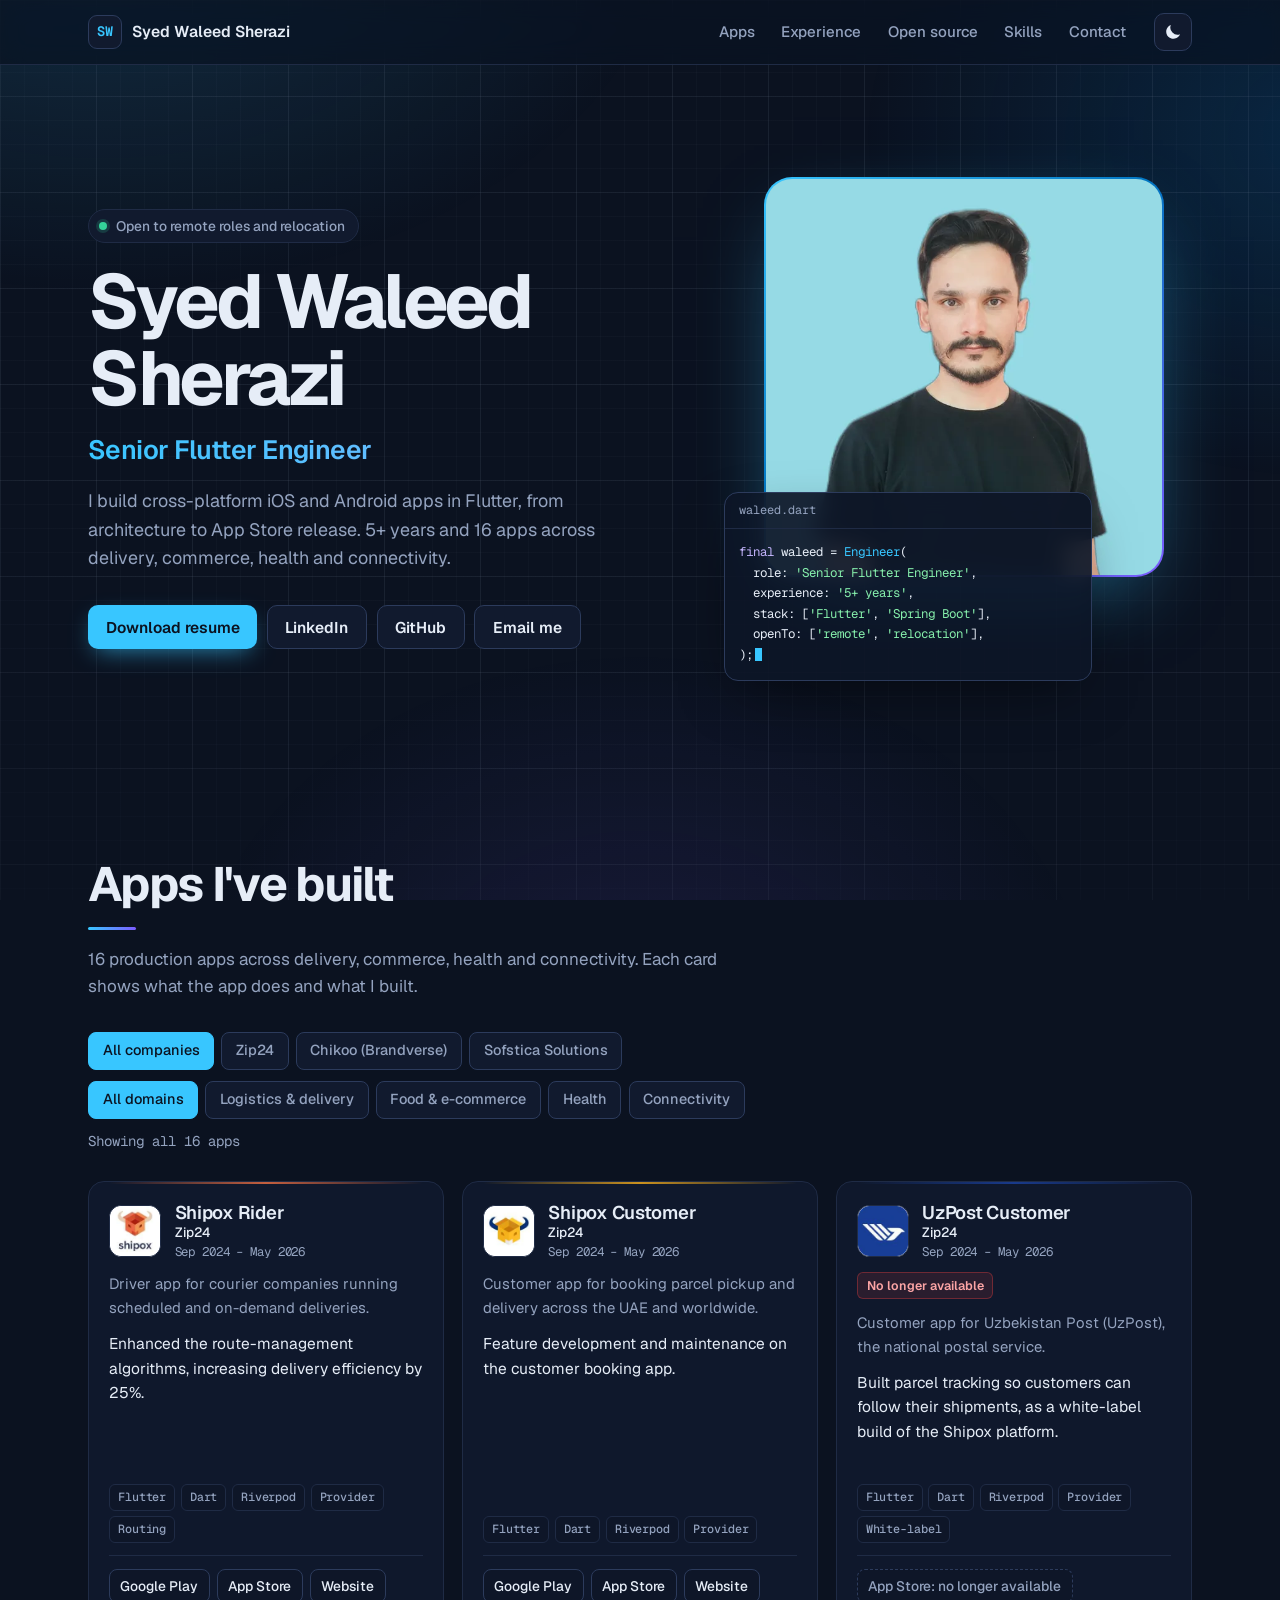
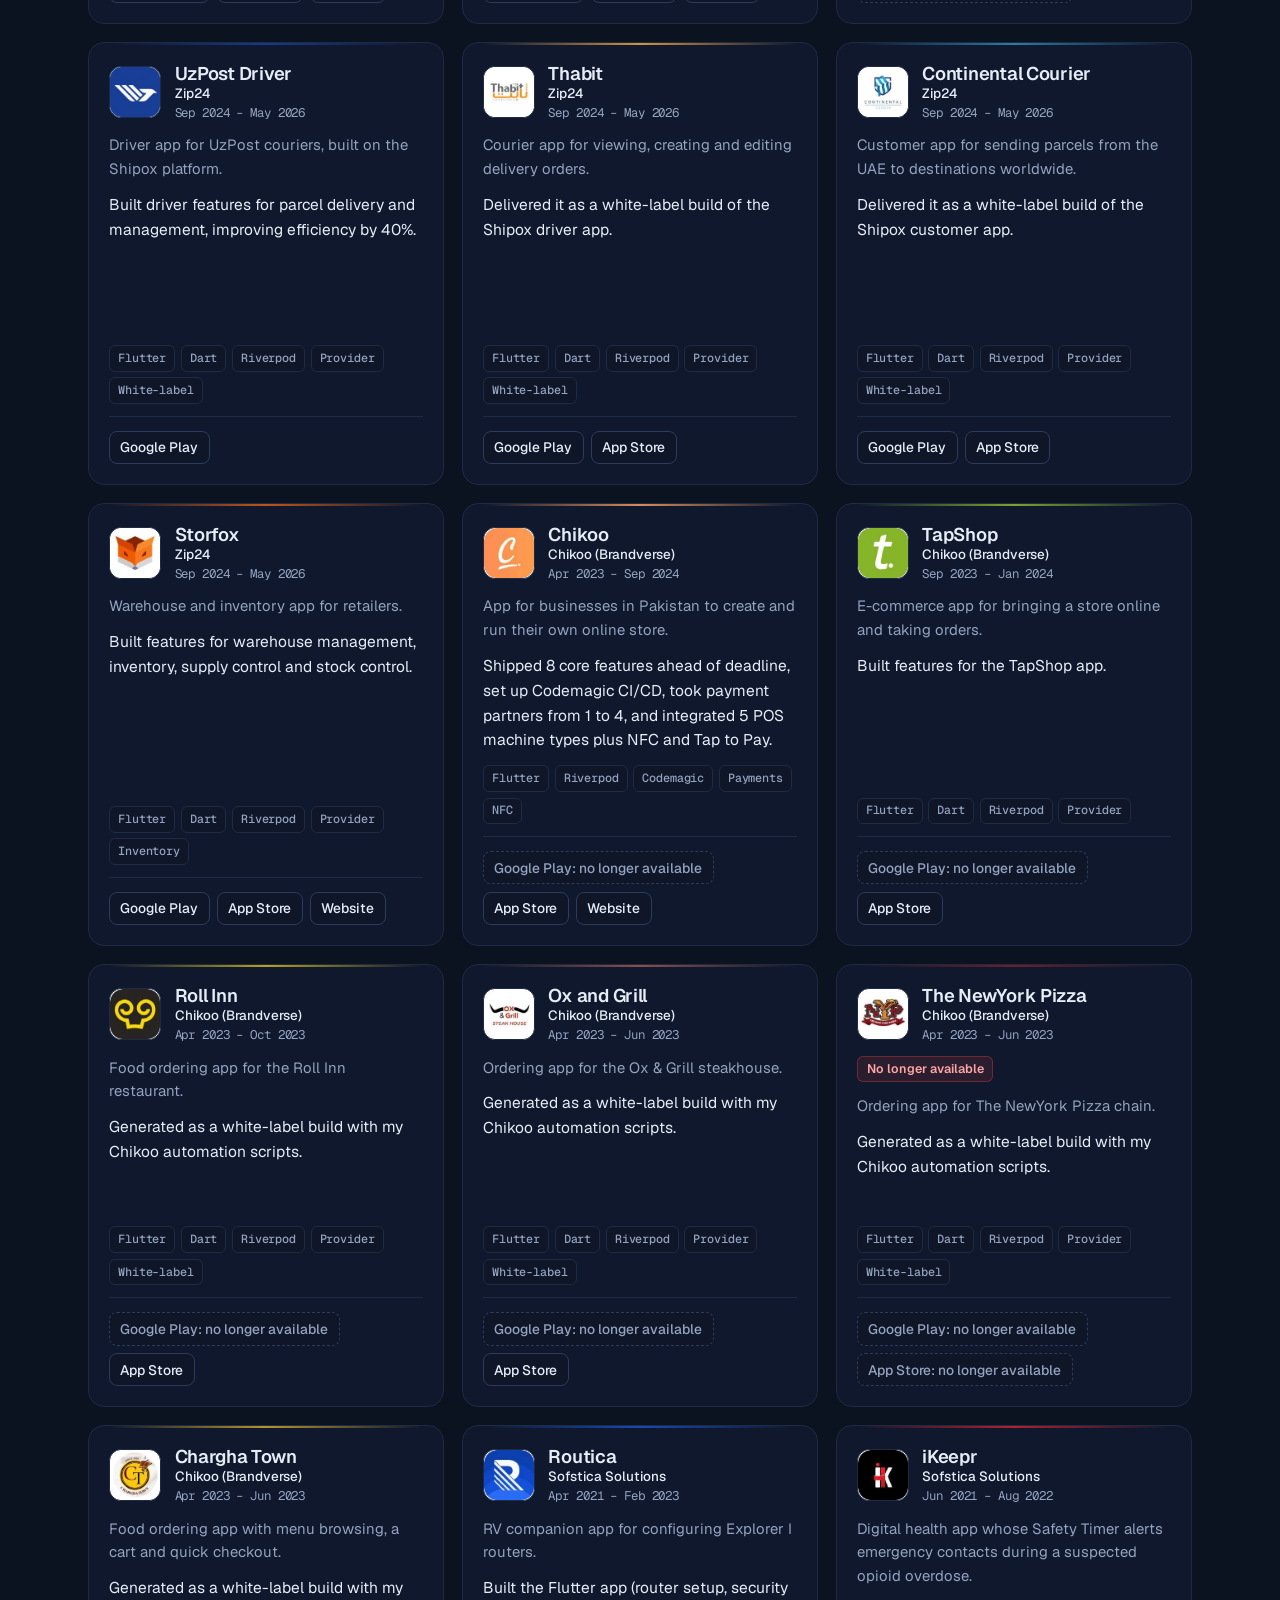
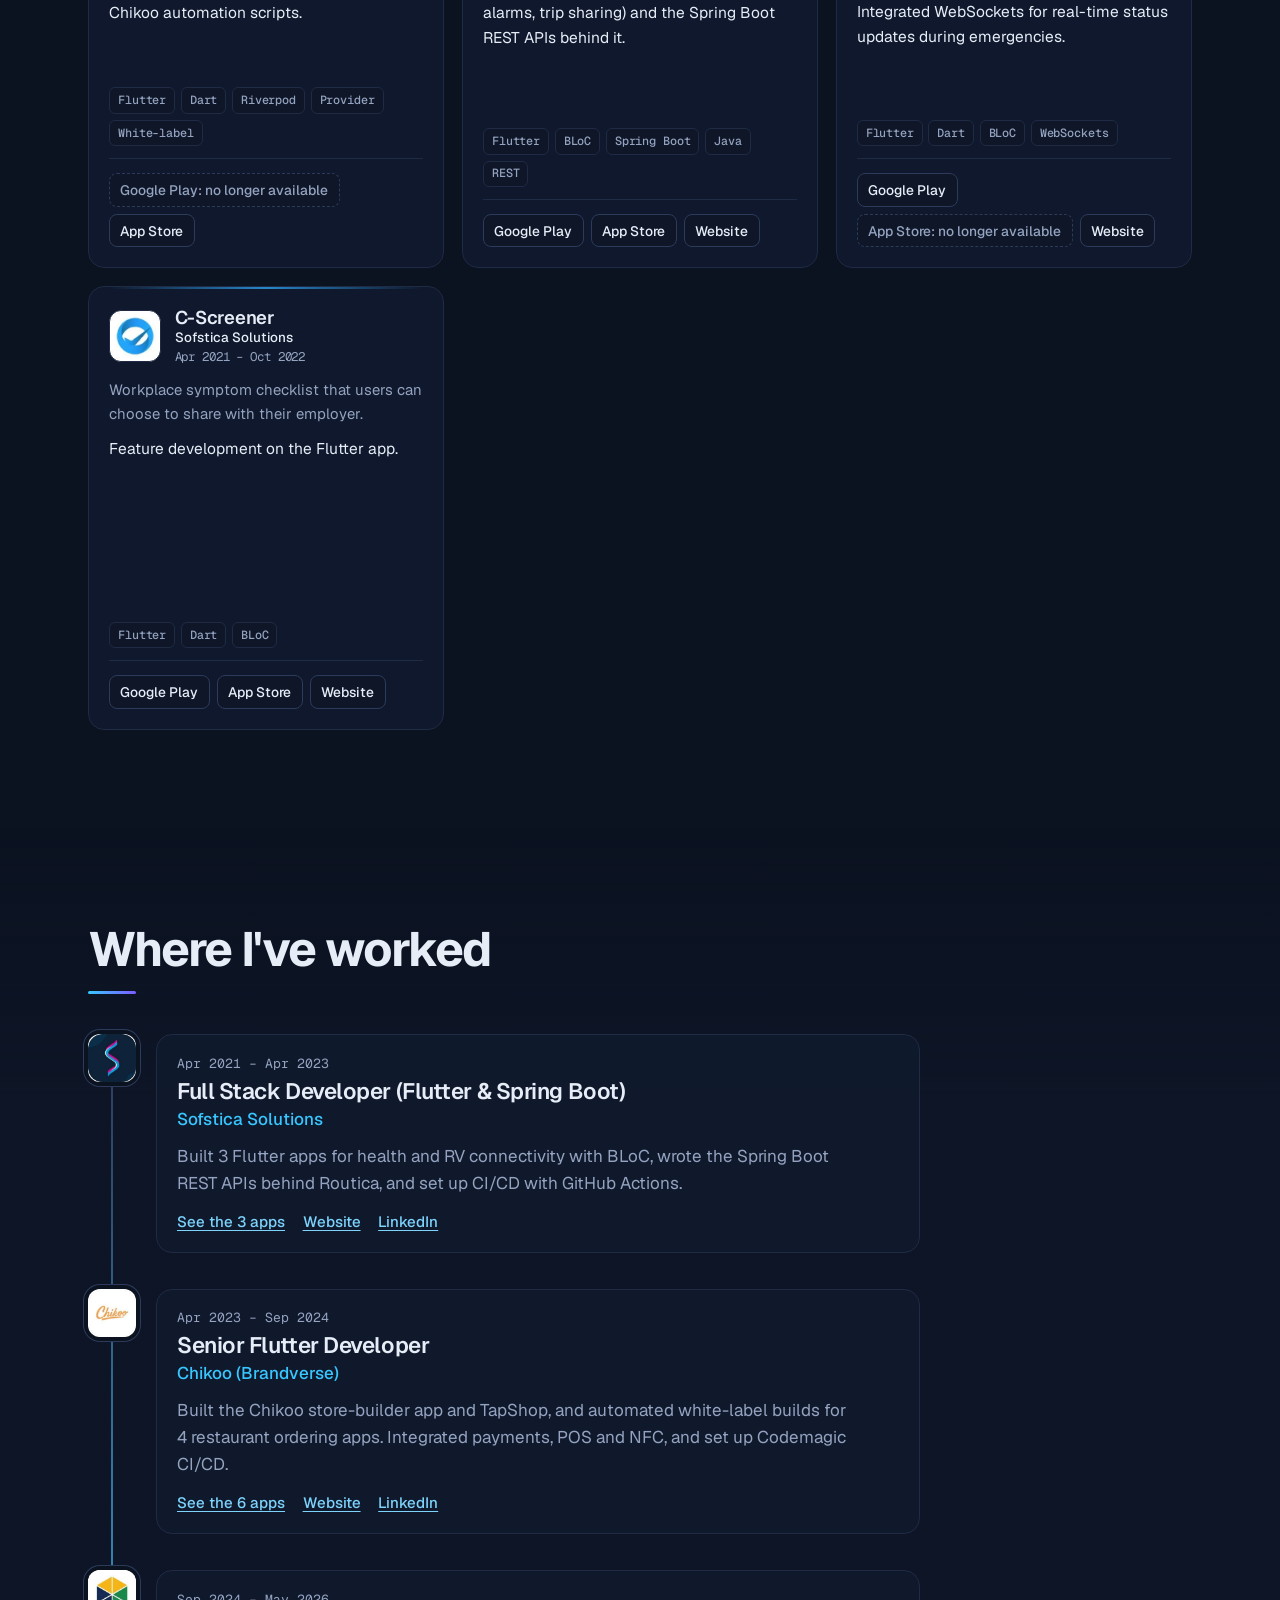
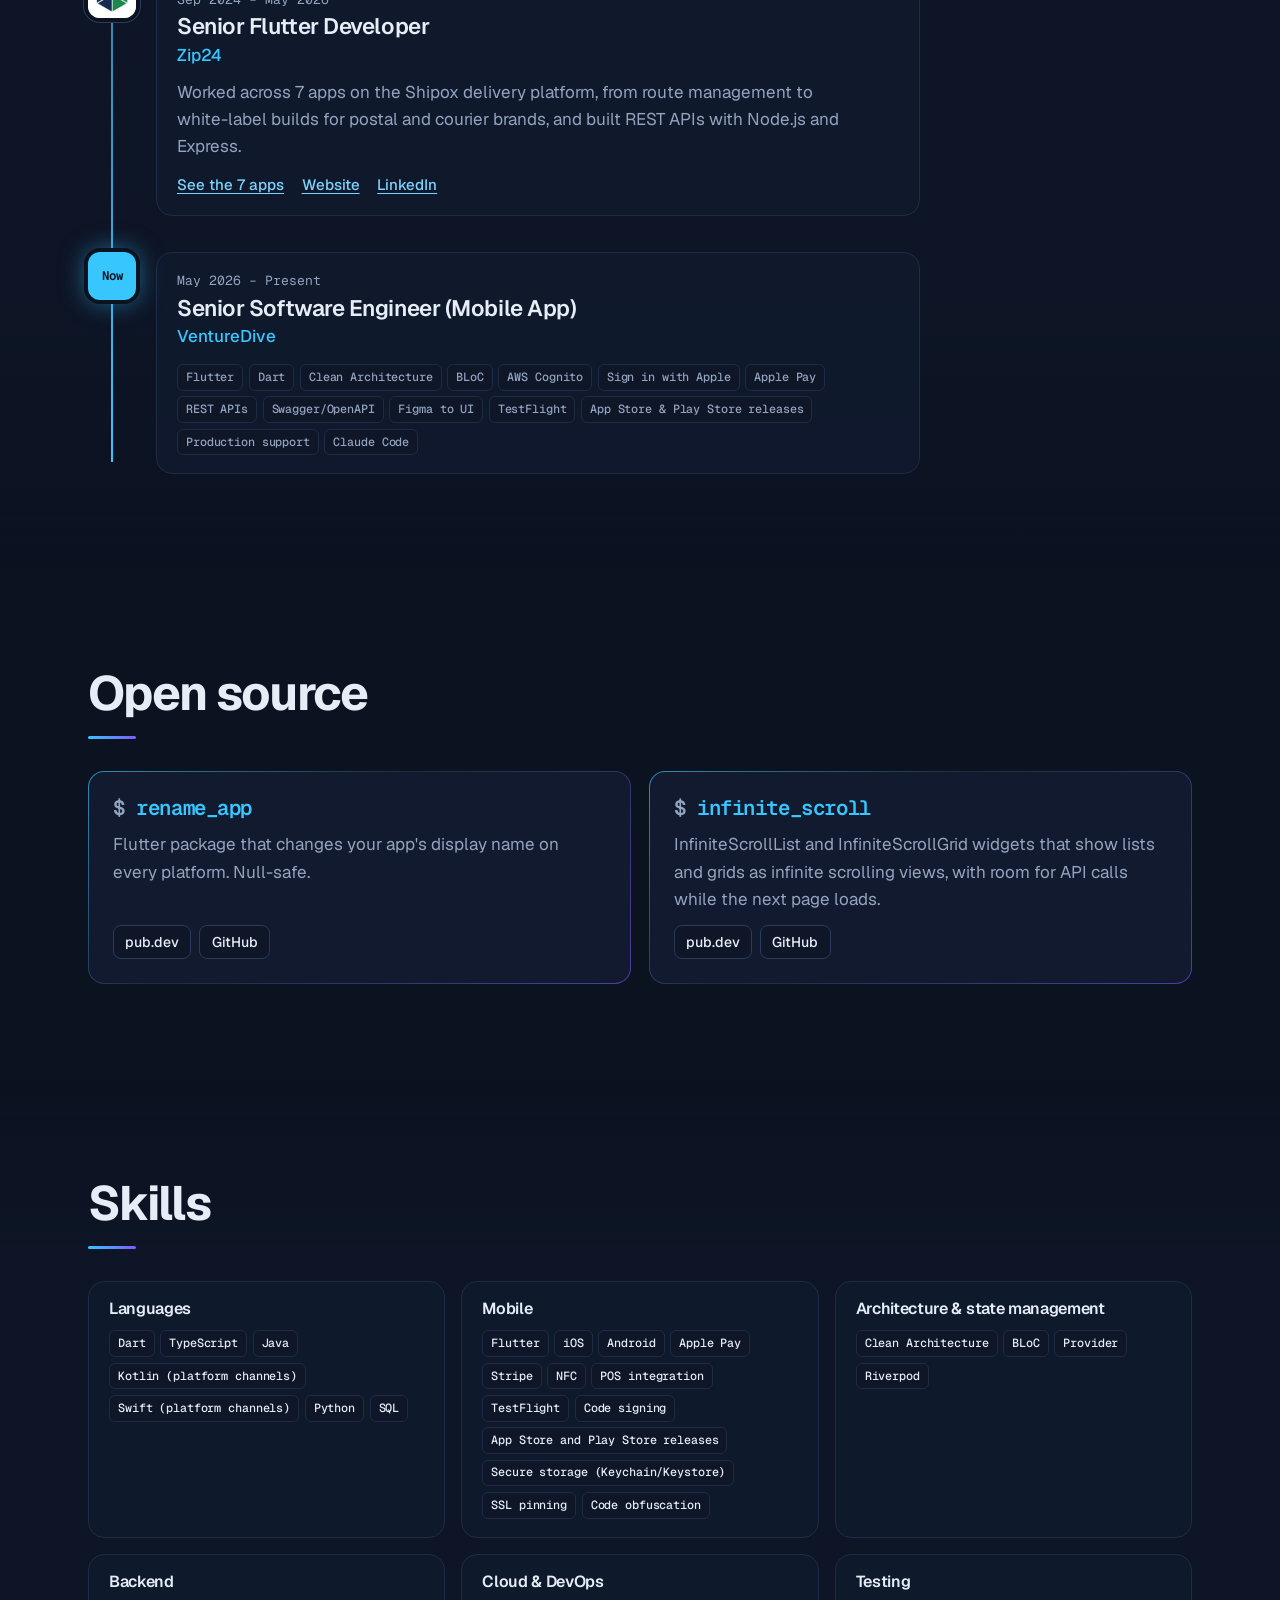
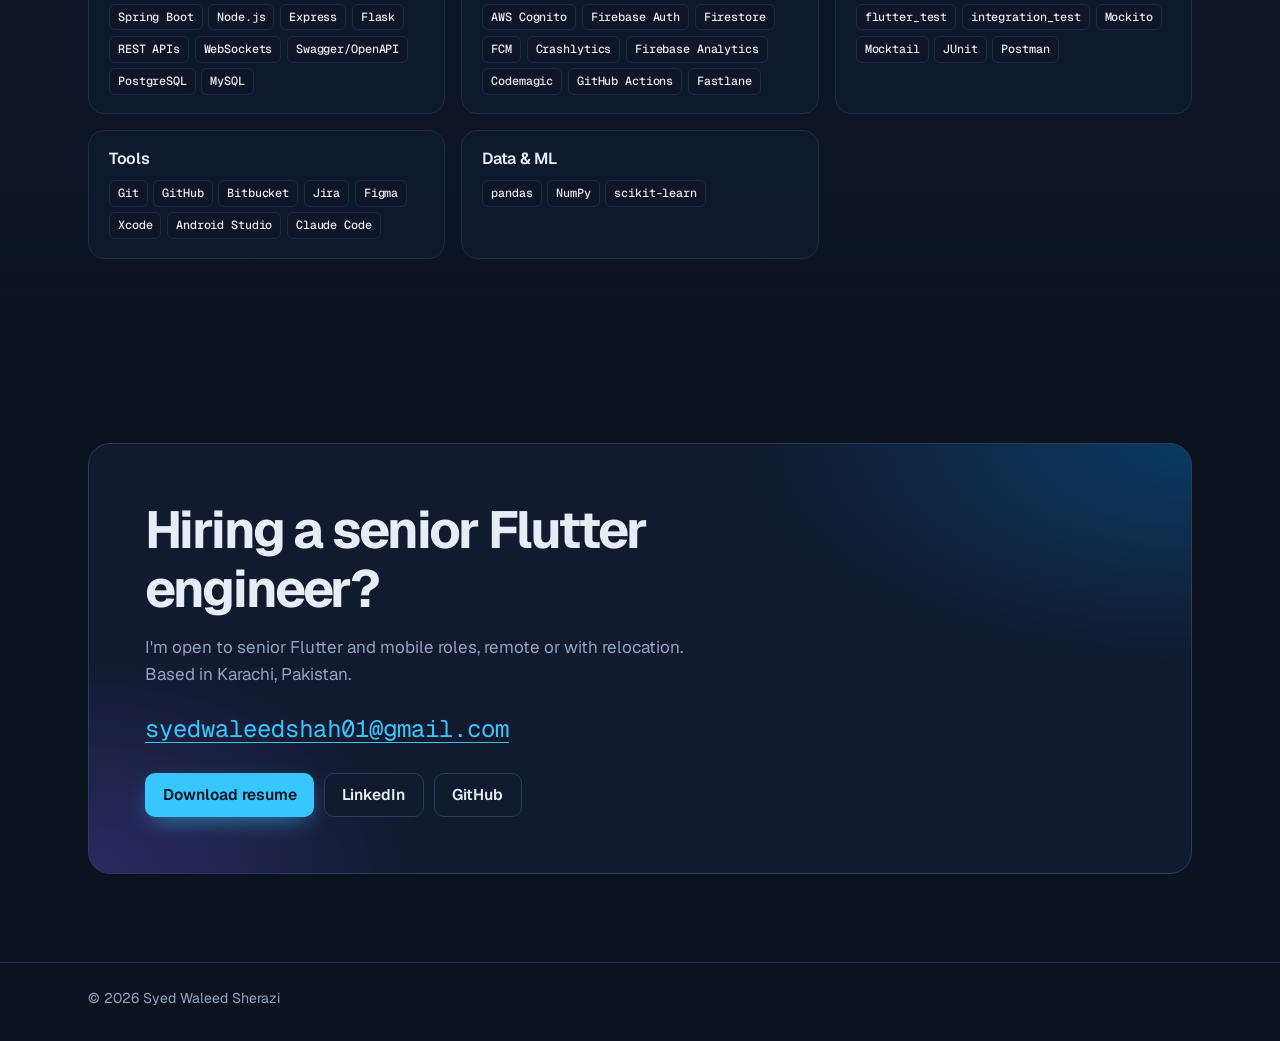
<file: index.html>
<!doctype html>
<html lang="en">
<head>
<meta charset="utf-8">
<meta name="viewport" content="width=device-width, initial-scale=1">
<title>Syed Waleed Sherazi | Senior Flutter Engineer</title>
<meta name="description" content="Senior Flutter engineer with 5+ years building cross-platform iOS and Android apps. 16 apps across delivery, e-commerce, health and connectivity, plus open-source Flutter packages.">
<link rel="canonical" href="https://syed-waleed-shah.github.io/">
<meta name="author" content="Syed Waleed Sherazi">
<meta name="theme-color" content="#0B1220">
<meta property="og:type" content="profile">
<meta property="og:title" content="Syed Waleed Sherazi | Senior Flutter Engineer">
<meta property="og:description" content="Senior Flutter engineer with 5+ years building cross-platform iOS and Android apps. 16 apps across delivery, e-commerce, health and connectivity, plus open-source Flutter packages.">
<meta property="og:url" content="https://syed-waleed-shah.github.io/">
<meta property="og:image" content="https://syed-waleed-shah.github.io/assets/img/og-image.png">
<meta property="og:image:width" content="1200">
<meta property="og:image:height" content="630">
<meta property="og:image:alt" content="Syed Waleed Sherazi, Senior Flutter Engineer, with icons of apps he has worked on">
<meta property="profile:first_name" content="Syed Waleed">
<meta property="profile:last_name" content="Sherazi">
<meta name="twitter:card" content="summary_large_image">
<meta name="twitter:title" content="Syed Waleed Sherazi | Senior Flutter Engineer">
<meta name="twitter:description" content="Senior Flutter engineer with 5+ years building cross-platform iOS and Android apps. 16 apps across delivery, e-commerce, health and connectivity, plus open-source Flutter packages.">
<meta name="twitter:image" content="https://syed-waleed-shah.github.io/assets/img/og-image.png">
<link rel="icon" href="favicon.ico" sizes="any">
<link rel="icon" type="image/png" sizes="32x32" href="assets/img/favicon-32.png">
<link rel="apple-touch-icon" href="apple-touch-icon.png">
<link rel="manifest" href="site.webmanifest">
<link rel="preload" href="assets/fonts/geist.woff2" as="font" type="font/woff2" crossorigin>
<link rel="stylesheet" href="assets/css/style.css">
<script>(function(){var d=document.documentElement,t='dark';d.classList.add('js');try{var v=localStorage.getItem('theme');if(v==='light'||v==='dark')t=v;}catch(e){}d.setAttribute('data-theme',t);})();</script>
<script src="assets/js/main.js" defer></script>
<script type="application/ld+json">{"@context": "https://schema.org", "@type": "Person", "name": "Syed Waleed Sherazi", "jobTitle": "Senior Software Engineer (Mobile App)", "worksFor": {"@type": "Organization", "name": "VentureDive"}, "url": "https://syed-waleed-shah.github.io/", "image": "https://syed-waleed-shah.github.io/assets/img/og-image.png", "email": "mailto:syedwaleedshah01@gmail.com", "address": {"@type": "PostalAddress", "addressLocality": "Karachi", "addressRegion": "Sindh", "addressCountry": "PK"}, "alumniOf": [{"@type": "CollegeOrUniversity", "name": "NED University of Engineering and Technology"}, {"@type": "CollegeOrUniversity", "name": "Karachi Institute of Economics and Technology"}], "knowsAbout": ["Flutter", "Dart", "iOS development", "Android development", "Clean Architecture", "BLoC", "Riverpod", "Spring Boot", "Node.js", "Firebase", "CI/CD"], "sameAs": ["https://www.linkedin.com/in/syed-waleed-shah/", "https://github.com/Syed-Waleed-Shah"]}</script>
</head>
<body>
<a class="skip" href="#main">Skip to content</a>
<header class="nav">
  <div class="wrap nav__inner">
    <a class="nav__brand" href="#top" aria-label="Syed Waleed Sherazi, back to top"><span class="nav__mark" aria-hidden="true">SW</span><span class="nav__name">Syed Waleed Sherazi</span></a>
    <nav aria-label="Sections">
      <ul class="nav__links">
        <li><a href="#work">Apps</a></li>
        <li><a href="#experience">Experience</a></li>
        <li><a href="#open-source">Open source</a></li>
        <li><a href="#skills">Skills</a></li>
        <li><a href="#contact">Contact</a></li>
      </ul>
    </nav>
    <button type="button" class="theme" aria-label="Switch to dark theme">
      <svg class="theme__sun" viewBox="0 0 24 24" width="20" height="20" aria-hidden="true"><circle cx="12" cy="12" r="4.5" fill="currentColor"/><g stroke="currentColor" stroke-width="2" stroke-linecap="round"><path d="M12 2v2.5M12 19.5V22M2 12h2.5M19.5 12H22M4.9 4.9l1.8 1.8M17.3 17.3l1.8 1.8M4.9 19.1l1.8-1.8M17.3 6.7l1.8-1.8"/></g></svg>
      <svg class="theme__moon" viewBox="0 0 24 24" width="20" height="20" aria-hidden="true"><path fill="currentColor" d="M20.5 14.6A8.6 8.6 0 0 1 9.4 3.5a8.6 8.6 0 1 0 11.1 11.1z"/></svg>
    </button>
  </div>
</header>

<main id="main">
  <section class="hero" id="top" aria-labelledby="hero-name">
    <div class="wrap hero__inner">
      <div class="hero__text">
        <p class="hero__status"><span class="hero__dot" aria-hidden="true"></span>Open to remote roles and relocation</p>
        <h1 class="hero__name" id="hero-name">Syed Waleed Sherazi</h1>
        <p class="hero__title">Senior Flutter Engineer</p>
        <p class="hero__pitch">I build cross-platform iOS and Android apps in Flutter, from architecture to App Store release. 5+ years and 16 apps across delivery, commerce, health and connectivity.</p>
        <p class="hero__cta">
          <a class="btn btn--primary" href="assets/Syed-Waleed-Sherazi-Resume.pdf" download>Download resume</a>
          <a class="btn btn--ghost" href="https://www.linkedin.com/in/syed-waleed-shah/" target="_blank" rel="noopener">LinkedIn<span class="sr-only"> (opens in a new tab)</span></a>
          <a class="btn btn--ghost" href="https://github.com/Syed-Waleed-Shah" target="_blank" rel="noopener">GitHub<span class="sr-only"> (opens in a new tab)</span></a>
          <a class="btn btn--ghost" href="mailto:syedwaleedshah01@gmail.com">Email me</a>
        </p>
      </div>
      <div class="hero__visual">
        <div class="hero__photo">
          <img src="assets/img/photo-640.webp" srcset="assets/img/photo-320.webp 320w, assets/img/photo-640.webp 640w" sizes="(max-width: 900px) 70vw, 380px" width="640" height="640" alt="Portrait of Syed Waleed Sherazi" fetchpriority="high">
        </div>
        <figure class="code" aria-label="Profile summary written as Dart code">
          <figcaption class="code__file">waleed.dart</figcaption>
<pre><code><span class="k">final</span> waleed = <span class="t">Engineer</span>(
  role: <span class="s">'Senior Flutter Engineer'</span>,
  experience: <span class="s">'5+ years'</span>,
  stack: [<span class="s">'Flutter'</span>, <span class="s">'Spring Boot'</span>],
  openTo: [<span class="s">'remote'</span>, <span class="s">'relocation'</span>],
);<span class="code__caret" aria-hidden="true"></span></code></pre>
        </figure>
      </div>
    </div>
  </section>

  <section class="section" id="work" aria-labelledby="work-title">
    <div class="wrap">
      <h2 class="section__title" id="work-title">Apps I've built</h2>
      <p class="section__lede">16 production apps across delivery, commerce, health and connectivity. Each card shows what the app does and what I built.</p>
      <div class="filters">
        <div class="filters__group" role="group" aria-label="Filter by company"><button type="button" class="chip" data-filter="company" data-value="all" aria-pressed="true">All companies</button><button type="button" class="chip" data-filter="company" data-value="zip24" aria-pressed="false">Zip24</button><button type="button" class="chip" data-filter="company" data-value="chikoo" aria-pressed="false">Chikoo (Brandverse)</button><button type="button" class="chip" data-filter="company" data-value="sofstica" aria-pressed="false">Sofstica Solutions</button></div>
        <div class="filters__group" role="group" aria-label="Filter by domain"><button type="button" class="chip" data-filter="domain" data-value="all" aria-pressed="true">All domains</button><button type="button" class="chip" data-filter="domain" data-value="logistics" aria-pressed="false">Logistics &amp; delivery</button><button type="button" class="chip" data-filter="domain" data-value="commerce" aria-pressed="false">Food &amp; e-commerce</button><button type="button" class="chip" data-filter="domain" data-value="health" aria-pressed="false">Health</button><button type="button" class="chip" data-filter="domain" data-value="connectivity" aria-pressed="false">Connectivity</button></div>
        <p class="filters__count" id="filter-count" aria-live="polite">Showing all 16 apps</p>
      </div>
      <div class="apps">
      <article class="app" id="app-shipox-rider" data-company="zip24" data-domain="logistics" style="--app:#D86741">
        <div class="app__head">
          <img class="app__icon" src="assets/img/apps/shipox-rider.webp" width="60" height="60" alt="" loading="lazy" decoding="async">
          <div>
            <h3 class="app__name">Shipox Rider</h3>
            <p class="app__meta"><span>Zip24</span> <span class="app__dates">Sep 2024 – May 2026</span></p>
          </div>
        </div>
        <p class="app__about">Driver app for courier companies running scheduled and on-demand deliveries.</p>
        <p class="app__did">Enhanced the route-management algorithms, increasing delivery efficiency by 25%.</p>
        <ul class="tags" aria-label="Technologies"><li>Flutter</li><li>Dart</li><li>Riverpod</li><li>Provider</li><li>Routing</li></ul>
        <p class="app__links"><a class="store-link" href="https://play.google.com/store/apps/details?id=com.shipox.rider" target="_blank" rel="noopener" data-check aria-label="Shipox Rider on Google Play (opens in a new tab)">Google Play</a><a class="store-link" href="https://apps.apple.com/in/app/shipox-rider/id1577923524" target="_blank" rel="noopener" data-check aria-label="Shipox Rider on App Store (opens in a new tab)">App Store</a><a class="store-link" href="https://shipox.com/" target="_blank" rel="noopener" data-check aria-label="Shipox Rider website (opens in a new tab)">Website</a></p>
      </article>
      <article class="app" id="app-shipox-customer" data-company="zip24" data-domain="logistics" style="--app:#DF9F1E">
        <div class="app__head">
          <img class="app__icon" src="assets/img/apps/shipox-customer.webp" width="60" height="60" alt="" loading="lazy" decoding="async">
          <div>
            <h3 class="app__name">Shipox Customer</h3>
            <p class="app__meta"><span>Zip24</span> <span class="app__dates">Sep 2024 – May 2026</span></p>
          </div>
        </div>
        <p class="app__about">Customer app for booking parcel pickup and delivery across the UAE and worldwide.</p>
        <p class="app__did">Feature development and maintenance on the customer booking app.</p>
        <ul class="tags" aria-label="Technologies"><li>Flutter</li><li>Dart</li><li>Riverpod</li><li>Provider</li></ul>
        <p class="app__links"><a class="store-link" href="https://play.google.com/store/apps/details?id=com.shipox.consumer" target="_blank" rel="noopener" data-check aria-label="Shipox Customer on Google Play (opens in a new tab)">Google Play</a><a class="store-link" href="https://apps.apple.com/us/app/shipox-customer/id1501823494" target="_blank" rel="noopener" data-check aria-label="Shipox Customer on App Store (opens in a new tab)">App Store</a><a class="store-link" href="https://shipox.com/" target="_blank" rel="noopener" data-check aria-label="Shipox Customer website (opens in a new tab)">Website</a></p>
      </article>
      <article class="app" id="app-uzpost-customer" data-company="zip24" data-domain="logistics" style="--app:#1A3E96">
        <div class="app__head">
          <img class="app__icon" src="assets/img/apps/uzpost.webp" width="60" height="60" alt="" loading="lazy" decoding="async">
          <div>
            <h3 class="app__name">UzPost Customer</h3>
            <p class="app__meta"><span>Zip24</span> <span class="app__dates">Sep 2024 – May 2026</span></p>
          </div>
        </div>
        <p class="app__badge">No longer available</p>
        <p class="app__about">Customer app for Uzbekistan Post (UzPost), the national postal service.</p>
        <p class="app__did">Built parcel tracking so customers can follow their shipments, as a white-label build of the Shipox platform.</p>
        <ul class="tags" aria-label="Technologies"><li>Flutter</li><li>Dart</li><li>Riverpod</li><li>Provider</li><li>White-label</li></ul>
        <p class="app__links"><span class="store-link is-gone">App Store: no longer available</span></p>
      </article>
      <article class="app" id="app-uzpost-driver" data-company="zip24" data-domain="logistics" style="--app:#1A3E96">
        <div class="app__head">
          <img class="app__icon" src="assets/img/apps/uzpost.webp" width="60" height="60" alt="" loading="lazy" decoding="async">
          <div>
            <h3 class="app__name">UzPost Driver</h3>
            <p class="app__meta"><span>Zip24</span> <span class="app__dates">Sep 2024 – May 2026</span></p>
          </div>
        </div>
        <p class="app__about">Driver app for UzPost couriers, built on the Shipox platform.</p>
        <p class="app__did">Built driver features for parcel delivery and management, improving efficiency by 40%.</p>
        <ul class="tags" aria-label="Technologies"><li>Flutter</li><li>Dart</li><li>Riverpod</li><li>Provider</li><li>White-label</li></ul>
        <p class="app__links"><a class="store-link" href="https://play.google.com/store/apps/details?id=com.uzpostman.rider" target="_blank" rel="noopener" data-check aria-label="UzPost Driver on Google Play (opens in a new tab)">Google Play</a></p>
      </article>
      <article class="app" id="app-thabit" data-company="zip24" data-domain="logistics" style="--app:#E5A043">
        <div class="app__head">
          <img class="app__icon" src="assets/img/apps/thabit.webp" width="60" height="60" alt="" loading="lazy" decoding="async">
          <div>
            <h3 class="app__name">Thabit</h3>
            <p class="app__meta"><span>Zip24</span> <span class="app__dates">Sep 2024 – May 2026</span></p>
          </div>
        </div>
        <p class="app__about">Courier app for viewing, creating and editing delivery orders.</p>
        <p class="app__did">Delivered it as a white-label build of the Shipox driver app.</p>
        <ul class="tags" aria-label="Technologies"><li>Flutter</li><li>Dart</li><li>Riverpod</li><li>Provider</li><li>White-label</li></ul>
        <p class="app__links"><a class="store-link" href="https://play.google.com/store/apps/details?id=com.thabit.customer" target="_blank" rel="noopener" data-check aria-label="Thabit on Google Play (opens in a new tab)">Google Play</a><a class="store-link" href="https://apps.apple.com/mv/app/thabit-customer/id6477930147" target="_blank" rel="noopener" data-check aria-label="Thabit on App Store (opens in a new tab)">App Store</a></p>
      </article>
      <article class="app" id="app-continental" data-company="zip24" data-domain="logistics" style="--app:#2D87AE">
        <div class="app__head">
          <img class="app__icon" src="assets/img/apps/continental.webp" width="60" height="60" alt="" loading="lazy" decoding="async">
          <div>
            <h3 class="app__name">Continental Courier</h3>
            <p class="app__meta"><span>Zip24</span> <span class="app__dates">Sep 2024 – May 2026</span></p>
          </div>
        </div>
        <p class="app__about">Customer app for sending parcels from the UAE to destinations worldwide.</p>
        <p class="app__did">Delivered it as a white-label build of the Shipox customer app.</p>
        <ul class="tags" aria-label="Technologies"><li>Flutter</li><li>Dart</li><li>Riverpod</li><li>Provider</li><li>White-label</li></ul>
        <p class="app__links"><a class="store-link" href="https://play.google.com/store/apps/details?id=com.continental.consumer" target="_blank" rel="noopener" data-check aria-label="Continental Courier on Google Play (opens in a new tab)">Google Play</a><a class="store-link" href="https://apps.apple.com/pl/app/continental-customer/id6566183339" target="_blank" rel="noopener" data-check aria-label="Continental Courier on App Store (opens in a new tab)">App Store</a></p>
      </article>
      <article class="app" id="app-storfox" data-company="zip24" data-domain="logistics" style="--app:#D45B16">
        <div class="app__head">
          <img class="app__icon" src="assets/img/apps/storfox.webp" width="60" height="60" alt="" loading="lazy" decoding="async">
          <div>
            <h3 class="app__name">Storfox</h3>
            <p class="app__meta"><span>Zip24</span> <span class="app__dates">Sep 2024 – May 2026</span></p>
          </div>
        </div>
        <p class="app__about">Warehouse and inventory app for retailers.</p>
        <p class="app__did">Built features for warehouse management, inventory, supply control and stock control.</p>
        <ul class="tags" aria-label="Technologies"><li>Flutter</li><li>Dart</li><li>Riverpod</li><li>Provider</li><li>Inventory</li></ul>
        <p class="app__links"><a class="store-link" href="https://play.google.com/store/apps/details?id=com.storfox.stockcontrol" target="_blank" rel="noopener" data-check aria-label="Storfox on Google Play (opens in a new tab)">Google Play</a><a class="store-link" href="https://apps.apple.com/us/app/storfox/id1545549194" target="_blank" rel="noopener" data-check aria-label="Storfox on App Store (opens in a new tab)">App Store</a><a class="store-link" href="https://storfox.com/" target="_blank" rel="noopener" data-check aria-label="Storfox website (opens in a new tab)">Website</a></p>
      </article>
      <article class="app" id="app-chikoo" data-company="chikoo" data-domain="commerce" style="--app:#F0985D">
        <div class="app__head">
          <img class="app__icon" src="assets/img/apps/chikoo.webp" width="60" height="60" alt="" loading="lazy" decoding="async">
          <div>
            <h3 class="app__name">Chikoo</h3>
            <p class="app__meta"><span>Chikoo (Brandverse)</span> <span class="app__dates">Apr 2023 – Sep 2024</span></p>
          </div>
        </div>
        <p class="app__about">App for businesses in Pakistan to create and run their own online store.</p>
        <p class="app__did">Shipped 8 core features ahead of deadline, set up Codemagic CI/CD, took payment partners from 1 to 4, and integrated 5 POS machine types plus NFC and Tap to Pay.</p>
        <ul class="tags" aria-label="Technologies"><li>Flutter</li><li>Riverpod</li><li>Codemagic</li><li>Payments</li><li>NFC</li></ul>
        <p class="app__links"><span class="store-link is-gone">Google Play: no longer available</span><a class="store-link" href="https://apps.apple.com/pk/app/chikoo-shop/id1553673042" target="_blank" rel="noopener" data-check aria-label="Chikoo on App Store (opens in a new tab)">App Store</a><a class="store-link" href="https://chikoo.app/" target="_blank" rel="noopener" data-check aria-label="Chikoo website (opens in a new tab)">Website</a></p>
      </article>
      <article class="app" id="app-tapshop" data-company="chikoo" data-domain="commerce" style="--app:#86B42C">
        <div class="app__head">
          <img class="app__icon" src="assets/img/apps/tapshop.webp" width="60" height="60" alt="" loading="lazy" decoding="async">
          <div>
            <h3 class="app__name">TapShop</h3>
            <p class="app__meta"><span>Chikoo (Brandverse)</span> <span class="app__dates">Sep 2023 – Jan 2024</span></p>
          </div>
        </div>
        <p class="app__about">E-commerce app for bringing a store online and taking orders.</p>
        <p class="app__did">Built features for the TapShop app.</p>
        <ul class="tags" aria-label="Technologies"><li>Flutter</li><li>Dart</li><li>Riverpod</li><li>Provider</li></ul>
        <p class="app__links"><span class="store-link is-gone">Google Play: no longer available</span><a class="store-link" href="https://apps.apple.com/pk/app/tapshop-ecommerce/id6471554171" target="_blank" rel="noopener" data-check aria-label="TapShop on App Store (opens in a new tab)">App Store</a></p>
      </article>
      <article class="app" id="app-rollinn" data-company="chikoo" data-domain="commerce" style="--app:#C9B21C">
        <div class="app__head">
          <img class="app__icon" src="assets/img/apps/rollinn.webp" width="60" height="60" alt="" loading="lazy" decoding="async">
          <div>
            <h3 class="app__name">Roll Inn</h3>
            <p class="app__meta"><span>Chikoo (Brandverse)</span> <span class="app__dates">Apr 2023 – Oct 2023</span></p>
          </div>
        </div>
        <p class="app__about">Food ordering app for the Roll Inn restaurant.</p>
        <p class="app__did">Generated as a white-label build with my Chikoo automation scripts.</p>
        <ul class="tags" aria-label="Technologies"><li>Flutter</li><li>Dart</li><li>Riverpod</li><li>Provider</li><li>White-label</li></ul>
        <p class="app__links"><span class="store-link is-gone">Google Play: no longer available</span><a class="store-link" href="https://apps.apple.com/pk/app/roll-inn/id6476611358" target="_blank" rel="noopener" data-check aria-label="Roll Inn on App Store (opens in a new tab)">App Store</a></p>
      </article>
      <article class="app" id="app-oxgrill" data-company="chikoo" data-domain="commerce" style="--app:#9B554C">
        <div class="app__head">
          <img class="app__icon" src="assets/img/apps/oxgrill.webp" width="60" height="60" alt="" loading="lazy" decoding="async">
          <div>
            <h3 class="app__name">Ox and Grill</h3>
            <p class="app__meta"><span>Chikoo (Brandverse)</span> <span class="app__dates">Apr 2023 – Jun 2023</span></p>
          </div>
        </div>
        <p class="app__about">Ordering app for the Ox &amp; Grill steakhouse.</p>
        <p class="app__did">Generated as a white-label build with my Chikoo automation scripts.</p>
        <ul class="tags" aria-label="Technologies"><li>Flutter</li><li>Dart</li><li>Riverpod</li><li>Provider</li><li>White-label</li></ul>
        <p class="app__links"><span class="store-link is-gone">Google Play: no longer available</span><a class="store-link" href="https://apps.apple.com/pk/app/ox-and-grill/id6470781688" target="_blank" rel="noopener" data-check aria-label="Ox and Grill on App Store (opens in a new tab)">App Store</a></p>
      </article>
      <article class="app" id="app-nypizza" data-company="chikoo" data-domain="commerce" style="--app:#782028">
        <div class="app__head">
          <img class="app__icon" src="assets/img/apps/nypizza.webp" width="60" height="60" alt="" loading="lazy" decoding="async">
          <div>
            <h3 class="app__name">The NewYork Pizza</h3>
            <p class="app__meta"><span>Chikoo (Brandverse)</span> <span class="app__dates">Apr 2023 – Jun 2023</span></p>
          </div>
        </div>
        <p class="app__badge">No longer available</p>
        <p class="app__about">Ordering app for The NewYork Pizza chain.</p>
        <p class="app__did">Generated as a white-label build with my Chikoo automation scripts.</p>
        <ul class="tags" aria-label="Technologies"><li>Flutter</li><li>Dart</li><li>Riverpod</li><li>Provider</li><li>White-label</li></ul>
        <p class="app__links"><span class="store-link is-gone">Google Play: no longer available</span><span class="store-link is-gone">App Store: no longer available</span></p>
      </article>
      <article class="app" id="app-charghatown" data-company="chikoo" data-domain="commerce" style="--app:#C7A32A">
        <div class="app__head">
          <img class="app__icon" src="assets/img/apps/charghatown.webp" width="60" height="60" alt="" loading="lazy" decoding="async">
          <div>
            <h3 class="app__name">Chargha Town</h3>
            <p class="app__meta"><span>Chikoo (Brandverse)</span> <span class="app__dates">Apr 2023 – Jun 2023</span></p>
          </div>
        </div>
        <p class="app__about">Food ordering app with menu browsing, a cart and quick checkout.</p>
        <p class="app__did">Generated as a white-label build with my Chikoo automation scripts.</p>
        <ul class="tags" aria-label="Technologies"><li>Flutter</li><li>Dart</li><li>Riverpod</li><li>Provider</li><li>White-label</li></ul>
        <p class="app__links"><span class="store-link is-gone">Google Play: no longer available</span><a class="store-link" href="https://apps.apple.com/pk/app/chargha-town/id6469032351" target="_blank" rel="noopener" data-check aria-label="Chargha Town on App Store (opens in a new tab)">App Store</a></p>
      </article>
      <article class="app" id="app-routica" data-company="sofstica" data-domain="connectivity" style="--app:#184FC7">
        <div class="app__head">
          <img class="app__icon" src="assets/img/apps/routica.webp" width="60" height="60" alt="" loading="lazy" decoding="async">
          <div>
            <h3 class="app__name">Routica</h3>
            <p class="app__meta"><span>Sofstica Solutions</span> <span class="app__dates">Apr 2021 – Feb 2023</span></p>
          </div>
        </div>
        <p class="app__about">RV companion app for configuring Explorer I routers.</p>
        <p class="app__did">Built the Flutter app (router setup, security alarms, trip sharing) and the Spring Boot REST APIs behind it.</p>
        <ul class="tags" aria-label="Technologies"><li>Flutter</li><li>BLoC</li><li>Spring Boot</li><li>Java</li><li>REST</li></ul>
        <p class="app__links"><a class="store-link" href="https://play.google.com/store/apps/details?id=com.ositech.routica" target="_blank" rel="noopener" data-check aria-label="Routica on Google Play (opens in a new tab)">Google Play</a><a class="store-link" href="https://apps.apple.com/us/app/routica/id1600048036" target="_blank" rel="noopener" data-check aria-label="Routica on App Store (opens in a new tab)">App Store</a><a class="store-link" href="https://www.routica.com/" target="_blank" rel="noopener" data-check aria-label="Routica website (opens in a new tab)">Website</a></p>
      </article>
      <article class="app" id="app-ikeepr" data-company="sofstica" data-domain="health" style="--app:#C6212B">
        <div class="app__head">
          <img class="app__icon" src="assets/img/apps/ikeepr.webp" width="60" height="60" alt="" loading="lazy" decoding="async">
          <div>
            <h3 class="app__name">iKeepr</h3>
            <p class="app__meta"><span>Sofstica Solutions</span> <span class="app__dates">Jun 2021 – Aug 2022</span></p>
          </div>
        </div>
        <p class="app__about">Digital health app whose Safety Timer alerts emergency contacts during a suspected opioid overdose.</p>
        <p class="app__did">Integrated WebSockets for real-time status updates during emergencies.</p>
        <ul class="tags" aria-label="Technologies"><li>Flutter</li><li>Dart</li><li>BLoC</li><li>WebSockets</li></ul>
        <p class="app__links"><a class="store-link" href="https://play.google.com/store/apps/details?id=com.ositech.ikeepr" target="_blank" rel="noopener" data-check aria-label="iKeepr on Google Play (opens in a new tab)">Google Play</a><span class="store-link is-gone">App Store: no longer available</span><a class="store-link" href="https://ikeepr.co/" target="_blank" rel="noopener" data-check aria-label="iKeepr website (opens in a new tab)">Website</a></p>
      </article>
      <article class="app" id="app-cscreener" data-company="sofstica" data-domain="health" style="--app:#2A93DA">
        <div class="app__head">
          <img class="app__icon" src="assets/img/apps/cscreener.webp" width="60" height="60" alt="" loading="lazy" decoding="async">
          <div>
            <h3 class="app__name">C-Screener</h3>
            <p class="app__meta"><span>Sofstica Solutions</span> <span class="app__dates">Apr 2021 – Oct 2022</span></p>
          </div>
        </div>
        <p class="app__about">Workplace symptom checklist that users can choose to share with their employer.</p>
        <p class="app__did">Feature development on the Flutter app.</p>
        <ul class="tags" aria-label="Technologies"><li>Flutter</li><li>Dart</li><li>BLoC</li></ul>
        <p class="app__links"><a class="store-link" href="https://play.google.com/store/apps/details?id=com.ositech.screener" target="_blank" rel="noopener" data-check aria-label="C-Screener on Google Play (opens in a new tab)">Google Play</a><a class="store-link" href="https://apps.apple.com/us/app/c-screener/id1535157998" target="_blank" rel="noopener" data-check aria-label="C-Screener on App Store (opens in a new tab)">App Store</a><a class="store-link" href="https://www.cscreener.com/" target="_blank" rel="noopener" data-check aria-label="C-Screener website (opens in a new tab)">Website</a></p>
      </article>
      </div>
      <div class="apps__empty" hidden>
        <p>No apps match both filters.</p>
        <button type="button" class="chip chip--reset">Clear filters</button>
      </div>
    </div>
  </section>

  <section class="section section--tint" id="experience" aria-labelledby="exp-title">
    <div class="wrap">
      <h2 class="section__title" id="exp-title">Where I've worked</h2>
      <ol class="tl">
        <li class="tl__item">
          <img class="tl__logo" src="assets/img/companies/sofstica.webp" width="52" height="52" alt="" loading="lazy">
          <div class="tl__body">
            <p class="tl__dates"><time datetime="2021-04">Apr 2021</time> – <time datetime="2023-04">Apr 2023</time></p>
            <h3 class="tl__role">Full Stack Developer (Flutter &amp; Spring Boot)</h3>
            <p class="tl__co">Sofstica Solutions</p>
            <p class="tl__text">Built 3 Flutter apps for health and RV connectivity with BLoC, wrote the Spring Boot REST APIs behind Routica, and set up CI/CD with GitHub Actions.</p>
            <p class="tl__actions"><a class="tl__apps" href="#work" data-show-company="sofstica">See the 3 apps</a><a class="tl__link" href="https://sofstica.com/" target="_blank" rel="noopener" data-check aria-label="Sofstica Solutions Website (opens in a new tab)">Website</a><a class="tl__link" href="https://www.linkedin.com/company/sofstica/" target="_blank" rel="noopener" data-check aria-label="Sofstica Solutions LinkedIn (opens in a new tab)">LinkedIn</a></p>
          </div>
        </li>
        <li class="tl__item">
          <img class="tl__logo" src="assets/img/companies/chikoo-co.webp" width="52" height="52" alt="" loading="lazy">
          <div class="tl__body">
            <p class="tl__dates"><time datetime="2023-04">Apr 2023</time> – <time datetime="2024-09">Sep 2024</time></p>
            <h3 class="tl__role">Senior Flutter Developer</h3>
            <p class="tl__co">Chikoo (Brandverse)</p>
            <p class="tl__text">Built the Chikoo store-builder app and TapShop, and automated white-label builds for 4 restaurant ordering apps. Integrated payments, POS and NFC, and set up Codemagic CI/CD.</p>
            <p class="tl__actions"><a class="tl__apps" href="#work" data-show-company="chikoo">See the 6 apps</a><a class="tl__link" href="https://www.getchikoo.com/" target="_blank" rel="noopener" data-check aria-label="Chikoo (Brandverse) Website (opens in a new tab)">Website</a><a class="tl__link" href="https://www.linkedin.com/company/get-chikoo/" target="_blank" rel="noopener" data-check aria-label="Chikoo (Brandverse) LinkedIn (opens in a new tab)">LinkedIn</a></p>
          </div>
        </li>
        <li class="tl__item">
          <img class="tl__logo" src="assets/img/companies/zip24.webp" width="52" height="52" alt="" loading="lazy">
          <div class="tl__body">
            <p class="tl__dates"><time datetime="2024-09">Sep 2024</time> – <time datetime="2026-05">May 2026</time></p>
            <h3 class="tl__role">Senior Flutter Developer</h3>
            <p class="tl__co">Zip24</p>
            <p class="tl__text">Worked across 7 apps on the Shipox delivery platform, from route management to white-label builds for postal and courier brands, and built REST APIs with Node.js and Express.</p>
            <p class="tl__actions"><a class="tl__apps" href="#work" data-show-company="zip24">See the 7 apps</a><a class="tl__link" href="https://zip24.com/" target="_blank" rel="noopener" data-check aria-label="Zip24 Website (opens in a new tab)">Website</a><a class="tl__link" href="https://www.linkedin.com/company/zip-24/" target="_blank" rel="noopener" data-check aria-label="Zip24 LinkedIn (opens in a new tab)">LinkedIn</a></p>
          </div>
        </li>
        <li class="tl__item tl__item--now">
          <span class="tl__logo tl__now" aria-hidden="true">Now</span>
          <div class="tl__body">
            <p class="tl__dates"><time datetime="2026-05">May 2026</time> – Present</p>
            <h3 class="tl__role">Senior Software Engineer (Mobile App)</h3>
            <p class="tl__co">VentureDive</p>
            <ul class="tags tags--plain" aria-label="Skills I use at VentureDive"><li>Flutter</li><li>Dart</li><li>Clean Architecture</li><li>BLoC</li><li>AWS Cognito</li><li>Sign in with Apple</li><li>Apple Pay</li><li>REST APIs</li><li>Swagger/OpenAPI</li><li>Figma to UI</li><li>TestFlight</li><li>App Store &amp; Play Store releases</li><li>Production support</li><li>Claude Code</li></ul>
          </div>
        </li>
      </ol>
    </div>
  </section>

  <section class="section" id="open-source" aria-labelledby="os-title">
    <div class="wrap">
      <h2 class="section__title" id="os-title">Open source</h2>
      <div class="pkgs">
        <article class="pkg">
          <h3 class="pkg__name"><code>rename_app</code></h3>
          <p class="pkg__text">Flutter package that changes your app&#x27;s display name on every platform. Null-safe.</p>
          <p class="pkg__links"><a class="pkg__link" href="https://pub.dev/packages/rename_app" target="_blank" rel="noopener" data-check aria-label="rename_app on pub.dev (opens in a new tab)">pub.dev</a><a class="pkg__link" href="https://github.com/Syed-Waleed-Shah/rename_app" target="_blank" rel="noopener" data-check aria-label="rename_app on GitHub (opens in a new tab)">GitHub</a></p>
        </article>
        <article class="pkg">
          <h3 class="pkg__name"><code>infinite_scroll</code></h3>
          <p class="pkg__text">InfiniteScrollList and InfiniteScrollGrid widgets that show lists and grids as infinite scrolling views, with room for API calls while the next page loads.</p>
          <p class="pkg__links"><a class="pkg__link" href="https://pub.dev/packages/infinite_scroll" target="_blank" rel="noopener" data-check aria-label="infinite_scroll on pub.dev (opens in a new tab)">pub.dev</a><a class="pkg__link" href="https://github.com/Syed-Waleed-Shah/infinite_scroll" target="_blank" rel="noopener" data-check aria-label="infinite_scroll on GitHub (opens in a new tab)">GitHub</a></p>
        </article>
      </div>
    </div>
  </section>

  <section class="section section--tint" id="skills" aria-labelledby="skills-title">
    <div class="wrap">
      <h2 class="section__title" id="skills-title">Skills</h2>
      <div class="skills"><section class='skills__group' aria-label='Languages'><h3 class='skills__title'>Languages</h3><ul class='chips'><li>Dart</li><li>TypeScript</li><li>Java</li><li>Kotlin (platform channels)</li><li>Swift (platform channels)</li><li>Python</li><li>SQL</li></ul></section><section class='skills__group' aria-label='Mobile'><h3 class='skills__title'>Mobile</h3><ul class='chips'><li>Flutter</li><li>iOS</li><li>Android</li><li>Apple Pay</li><li>Stripe</li><li>NFC</li><li>POS integration</li><li>TestFlight</li><li>Code signing</li><li>App Store and Play Store releases</li><li>Secure storage (Keychain/Keystore)</li><li>SSL pinning</li><li>Code obfuscation</li></ul></section><section class='skills__group' aria-label='Architecture &amp; state management'><h3 class='skills__title'>Architecture &amp; state management</h3><ul class='chips'><li>Clean Architecture</li><li>BLoC</li><li>Provider</li><li>Riverpod</li></ul></section><section class='skills__group' aria-label='Backend'><h3 class='skills__title'>Backend</h3><ul class='chips'><li>Spring Boot</li><li>Node.js</li><li>Express</li><li>Flask</li><li>REST APIs</li><li>WebSockets</li><li>Swagger/OpenAPI</li><li>PostgreSQL</li><li>MySQL</li></ul></section><section class='skills__group' aria-label='Cloud &amp; DevOps'><h3 class='skills__title'>Cloud &amp; DevOps</h3><ul class='chips'><li>AWS Cognito</li><li>Firebase Auth</li><li>Firestore</li><li>FCM</li><li>Crashlytics</li><li>Firebase Analytics</li><li>Codemagic</li><li>GitHub Actions</li><li>Fastlane</li></ul></section><section class='skills__group' aria-label='Testing'><h3 class='skills__title'>Testing</h3><ul class='chips'><li>flutter_test</li><li>integration_test</li><li>Mockito</li><li>Mocktail</li><li>JUnit</li><li>Postman</li></ul></section><section class='skills__group' aria-label='Tools'><h3 class='skills__title'>Tools</h3><ul class='chips'><li>Git</li><li>GitHub</li><li>Bitbucket</li><li>Jira</li><li>Figma</li><li>Xcode</li><li>Android Studio</li><li>Claude Code</li></ul></section><section class='skills__group' aria-label='Data &amp; ML'><h3 class='skills__title'>Data &amp; ML</h3><ul class='chips'><li>pandas</li><li>NumPy</li><li>scikit-learn</li></ul></section>
      </div>
    </div>
  </section>

  <section class="contact" id="contact" aria-labelledby="contact-title">
    <div class="wrap"><div class="contact__panel">
      <h2 class="contact__title" id="contact-title">Hiring a senior Flutter engineer?</h2>
      <p class="contact__text">I'm open to senior Flutter and mobile roles, remote or with relocation. Based in Karachi, Pakistan.</p>
      <p><a class="contact__email" href="mailto:syedwaleedshah01@gmail.com">syedwaleedshah01@gmail.com</a></p>
      <p class="hero__cta contact__cta">
        <a class="btn btn--primary" href="assets/Syed-Waleed-Sherazi-Resume.pdf" download>Download resume</a>
        <a class="btn btn--ghost" href="https://www.linkedin.com/in/syed-waleed-shah/" target="_blank" rel="noopener">LinkedIn<span class="sr-only"> (opens in a new tab)</span></a>
        <a class="btn btn--ghost" href="https://github.com/Syed-Waleed-Shah" target="_blank" rel="noopener">GitHub<span class="sr-only"> (opens in a new tab)</span></a>
      </p>
    </div></div>
  </section>
</main>

<footer class="footer">
  <div class="wrap"><p>© 2026 Syed Waleed Sherazi</p></div>
</footer>
</body>
</html>
</file>
<file: assets/css/style.css>
@font-face { font-family: "Geist"; src: url("../fonts/geist.woff2") format("woff2"); font-weight: 400 700; font-display: swap; }
@font-face { font-family: "Geist Mono"; src: url("../fonts/geist-mono.woff2") format("woff2"); font-weight: 400 600; font-display: swap; }

/* ---------- Tokens (dark is the default theme) ---------- */
:root {
  --bg: #0B1220;
  --panel: #111A2E;
  --panel-2: #0E1628;
  --line: #1F2B45;
  --line-strong: #2C3B5C;
  --text: #E6EDF7;
  --muted: #94A3BF;
  --accent: #38C6FF;      /* Flutter sky */
  --accent-2: #0175C2;    /* Flutter blue */
  --accent-3: #7C5CFF;    /* depth glow */
  --on-accent: #0B1220;
  --link: #7DD3FC;
  --grid: rgba(148, 163, 191, 0.075);
  --glow-1: rgba(56, 198, 255, 0.16);
  --glow-2: rgba(1, 117, 194, 0.22);
  --glow-3: rgba(124, 92, 255, 0.12);
  --shadow: 0 20px 60px -20px rgba(0, 0, 0, 0.6);
  --font: "Geist", ui-sans-serif, system-ui, -apple-system, "Segoe UI", Roboto, Arial, sans-serif;
  --mono: "Geist Mono", ui-monospace, "SF Mono", Menlo, Consolas, monospace;
  --wrap: 74rem;
  --pad: clamp(1.25rem, 4vw, 2.5rem);
  --r: 16px;
  color-scheme: dark;
}
:root[data-theme="light"] {
  --bg: #F5F8FC;
  --panel: #FFFFFF;
  --panel-2: #F8FAFD;
  --line: #DCE3EE;
  --line-strong: #C5D0E0;
  --text: #0F172A;
  --muted: #4B5A73;
  --accent: #0369A8;
  --on-accent: #FFFFFF;
  --link: #0369A8;
  --grid: rgba(15, 23, 42, 0.06);
  --glow-1: rgba(56, 198, 255, 0.18);
  --glow-2: rgba(1, 117, 194, 0.12);
  --glow-3: rgba(124, 92, 255, 0.08);
  --shadow: 0 20px 50px -24px rgba(15, 23, 42, 0.25);
  color-scheme: light;
}

*, *::before, *::after { box-sizing: border-box; }
html { scroll-behavior: smooth; scroll-padding-top: 5rem; -webkit-text-size-adjust: 100%; }
body {
  margin: 0; position: relative; min-height: 100vh;
  font-family: var(--font); font-size: 1.0625rem; line-height: 1.6;
  color: var(--text); background: var(--bg);
  -webkit-font-smoothing: antialiased;
}

/* ---------- Whole-page background: blueprint grid + soft glows ---------- */
body::before, body::after { content: ""; position: fixed; inset: 0; pointer-events: none; z-index: -1; }
body::before {
  background:
    radial-gradient(60rem 40rem at 8% -10%, var(--glow-1), transparent 60%),
    radial-gradient(50rem 36rem at 105% 15%, var(--glow-2), transparent 60%),
    radial-gradient(48rem 40rem at 50% 115%, var(--glow-3), transparent 60%);
}
body::after {
  background-image:
    linear-gradient(var(--grid) 1px, transparent 1px),
    linear-gradient(90deg, var(--grid) 1px, transparent 1px),
    linear-gradient(rgba(148, 163, 191, 0.035) 1px, transparent 1px),
    linear-gradient(90deg, rgba(148, 163, 191, 0.035) 1px, transparent 1px);
  background-size: 96px 96px, 96px 96px, 24px 24px, 24px 24px;
  -webkit-mask-image: radial-gradient(ellipse 110% 95% at 50% 40%, #000 45%, transparent 100%);
  mask-image: radial-gradient(ellipse 110% 95% at 50% 40%, #000 45%, transparent 100%);
}

img { max-width: 100%; display: block; }
a { color: var(--link); text-underline-offset: 0.2em; text-decoration-thickness: 1px; }
a:hover { text-decoration-thickness: 2px; }
:focus-visible { outline: 2px solid var(--accent); outline-offset: 3px; border-radius: 6px; }
h1, h2, h3 { margin: 0; line-height: 1.15; letter-spacing: -0.02em; }
p { margin: 0; }
code, pre { font-family: var(--mono); }

.wrap { width: 100%; max-width: var(--wrap); margin-inline: auto; padding-inline: var(--pad); }
.sr-only { position: absolute; width: 1px; height: 1px; padding: 0; margin: -1px; overflow: hidden; clip: rect(0 0 0 0); white-space: nowrap; border: 0; }
.skip { position: absolute; left: 1rem; top: -4rem; z-index: 100; background: var(--accent); color: var(--on-accent); padding: 0.6rem 1rem; border-radius: 10px; font-weight: 600; }
.skip:focus { top: 1rem; }

/* ---------- Nav ---------- */
.nav {
  position: sticky; top: 0; z-index: 50;
  background: color-mix(in srgb, var(--bg) 72%, transparent);
  -webkit-backdrop-filter: blur(12px) saturate(140%); backdrop-filter: blur(12px) saturate(140%);
  border-bottom: 1px solid var(--line);
}
.nav__inner { display: flex; align-items: center; gap: 1rem; min-height: 4rem; }
.nav__brand { display: inline-flex; align-items: center; gap: 0.65rem; color: var(--text); text-decoration: none; font-weight: 600; }
.nav__mark {
  display: grid; place-items: center; width: 2.1rem; height: 2.1rem; border-radius: 9px;
  font-family: var(--mono); font-size: 0.85rem; font-weight: 600; color: var(--accent);
  background: var(--panel); border: 1px solid var(--line-strong);
}
.nav__name { font-size: 0.98rem; }
.nav nav { margin-left: auto; }
.nav__links { display: flex; gap: 0.15rem; list-style: none; margin: 0; padding: 0; }
.nav__links a { display: block; padding: 0.4rem 0.75rem; border-radius: 8px; color: var(--muted); text-decoration: none; font-size: 0.94rem; font-weight: 500; }
.nav__links a:hover { color: var(--text); background: var(--panel); }
.theme {
  display: grid; place-items: center; width: 2.4rem; height: 2.4rem; flex: none; cursor: pointer;
  border: 1px solid var(--line-strong); border-radius: 10px; background: var(--panel); color: var(--text);
}
.theme:hover { border-color: var(--accent); }
.theme__sun { display: none; }
.theme__moon { display: block; }
:root[data-theme="light"] .theme__sun { display: block; }
:root[data-theme="light"] .theme__moon { display: none; }
@media (max-width: 820px) { .nav__links, .nav__name { display: none; } .theme { margin-left: auto; } }

/* ---------- Hero ---------- */
.hero__inner {
  display: grid; grid-template-columns: minmax(0, 1.25fr) minmax(0, 1fr);
  gap: clamp(2.5rem, 6vw, 5rem); align-items: center;
  padding-block: clamp(3.5rem, 9vw, 7rem) clamp(3rem, 7vw, 5rem);
}
.hero__status {
  display: inline-flex; align-items: center; gap: 0.55rem;
  padding: 0.3rem 0.8rem 0.3rem 0.65rem; border-radius: 999px;
  font-size: 0.86rem; font-weight: 500; color: var(--muted);
  background: var(--panel); border: 1px solid var(--line);
}
.hero__dot { width: 8px; height: 8px; border-radius: 50%; background: #34D399; box-shadow: 0 0 0 3px rgba(52, 211, 153, 0.18); }
.hero__name { margin-top: 1.25rem; font-size: clamp(2.6rem, 6.2vw, 4.75rem); font-weight: 700; letter-spacing: -0.045em; line-height: 1.02; }
.hero__title {
  margin-top: 0.7rem; font-size: clamp(1.25rem, 2.4vw, 1.65rem); font-weight: 600; letter-spacing: -0.02em;
  background: linear-gradient(90deg, var(--accent), #8AB4FF); -webkit-background-clip: text; background-clip: text; color: transparent;
}
:root[data-theme="light"] .hero__title { background: none; color: var(--accent); }
.hero__pitch { margin-top: 1rem; max-width: 36rem; color: var(--muted); font-size: clamp(1.02rem, 1.4vw, 1.14rem); }
.hero__cta { display: flex; flex-wrap: wrap; gap: 0.6rem; margin-top: 2rem; }

.btn {
  display: inline-flex; align-items: center; justify-content: center; min-height: 2.75rem;
  padding: 0.55rem 1.1rem; border-radius: 10px; font-weight: 600; font-size: 0.97rem; line-height: 1.1;
  text-decoration: none; transition: background-color 0.15s ease, border-color 0.15s ease, transform 0.15s ease;
}
.btn--primary { background: var(--accent); color: var(--on-accent); box-shadow: 0 8px 24px -8px color-mix(in srgb, var(--accent) 70%, transparent); }
.btn--primary:hover { transform: translateY(-1px); }
.btn--ghost { color: var(--text); background: var(--panel); border: 1px solid var(--line-strong); }
.btn--ghost:hover { border-color: var(--accent); }

.hero__visual { position: relative; justify-self: center; width: min(100%, 25rem); padding-bottom: 6.5rem; }
.hero__photo {
  position: relative; border-radius: 28px; padding: 2px;
  background: linear-gradient(140deg, var(--accent), var(--accent-2) 45%, var(--accent-3));
  box-shadow: 0 30px 80px -30px color-mix(in srgb, var(--accent) 60%, transparent);
}
.hero__photo img { width: 100%; height: auto; aspect-ratio: 1; object-fit: cover; border-radius: 26px; background: #96DAE6; }
.code {
  position: absolute; left: -2.5rem; bottom: 0; margin: 0; width: min(23rem, 100%);
  background: color-mix(in srgb, var(--panel-2) 92%, transparent);
  -webkit-backdrop-filter: blur(10px); backdrop-filter: blur(10px);
  border: 1px solid var(--line-strong); border-radius: 14px; box-shadow: var(--shadow); overflow: hidden;
}
.code__file { font-family: var(--mono); font-size: 0.75rem; color: var(--muted); padding: 0.5rem 0.9rem; border-bottom: 1px solid var(--line); }
.code pre { margin: 0; padding: 0.8rem 0.9rem 0.9rem; font-size: 0.78rem; line-height: 1.65; color: var(--text); overflow-x: auto; }
.code .k { color: #C4B5FD; } .code .t { color: var(--accent); } .code .s { color: #86EFAC; }
:root[data-theme="light"] .code .k { color: #6D28D9; }
:root[data-theme="light"] .code .s { color: #15803D; }
.code__caret { display: inline-block; width: 0.55em; height: 1.05em; margin-left: 2px; vertical-align: -0.18em; background: var(--accent); }
@media (prefers-reduced-motion: no-preference) {
  .code__caret { animation: blink 1.1s steps(1) infinite; }
  .hero__dot { animation: pulse 2.4s ease-out infinite; }
  .hero__text > *, .hero__visual { animation: rise 0.7s cubic-bezier(0.2, 0.8, 0.2, 1) both; }
  .hero__text > :nth-child(2) { animation-delay: 60ms; } .hero__text > :nth-child(3) { animation-delay: 120ms; }
  .hero__text > :nth-child(4) { animation-delay: 180ms; } .hero__text > :nth-child(5) { animation-delay: 240ms; }
  .hero__visual { animation-delay: 200ms; }
}
@keyframes blink { 50% { opacity: 0; } }
@keyframes pulse { 0% { box-shadow: 0 0 0 0 rgba(52, 211, 153, 0.45); } 100% { box-shadow: 0 0 0 10px rgba(52, 211, 153, 0); } }
@keyframes rise { from { opacity: 0; transform: translateY(14px); } to { opacity: 1; transform: none; } }
@media (max-width: 900px) {
  .hero__inner { grid-template-columns: 1fr; }
  .hero__visual { justify-self: start; width: min(100%, 22rem); }
  .code { left: auto; right: -1rem; }
}
@media (max-width: 520px) {
  .hero__visual { width: min(100%, 21rem); padding-bottom: 0; }
  .code { position: relative; right: auto; left: auto; margin-top: -2.5rem; margin-inline: 0.75rem; width: auto; }
}

/* ---------- Sections ---------- */
.section { padding-block: clamp(3.5rem, 8vw, 6rem); }
.section--tint { background: linear-gradient(180deg, transparent, color-mix(in srgb, var(--panel) 45%, transparent) 20%, color-mix(in srgb, var(--panel) 45%, transparent) 80%, transparent); }
.section__title { font-size: clamp(2rem, 4.5vw, 3rem); font-weight: 700; letter-spacing: -0.035em; }
.section__title::after {
  content: ""; display: block; width: 3rem; height: 3px; margin-top: 0.9rem; border-radius: 3px;
  background: linear-gradient(90deg, var(--accent), var(--accent-3));
}
.section__lede { margin-top: 1rem; color: var(--muted); max-width: 42rem; }

/* ---------- Filters ---------- */
.filters { margin-top: 2rem; display: none; gap: 0.7rem; flex-direction: column; }
.js .filters { display: flex; }
.filters__group { display: flex; flex-wrap: wrap; gap: 0.45rem; }
.chip {
  font: inherit; font-size: 0.9rem; font-weight: 500; cursor: pointer;
  padding: 0.4rem 0.85rem; border-radius: 8px; color: var(--muted);
  background: var(--panel); border: 1px solid var(--line-strong);
  transition: color 0.15s ease, border-color 0.15s ease, background-color 0.15s ease;
}
.chip:hover { color: var(--text); border-color: var(--accent); }
.chip[aria-pressed="true"] { color: var(--on-accent); background: var(--accent); border-color: var(--accent); }
.filters__count { color: var(--muted); font-size: 0.88rem; font-family: var(--mono); }

/* ---------- App cards: every card the same height ---------- */
.apps {
  margin-top: 1.75rem; display: grid; gap: 1.1rem;
  grid-template-columns: repeat(auto-fill, minmax(min(100%, 21rem), 1fr));
  grid-auto-rows: 1fr;
}
.app {
  position: relative; display: flex; flex-direction: column; gap: 0.75rem; height: 100%;
  padding: 1.25rem; border-radius: var(--r);
  background: color-mix(in srgb, var(--panel) 88%, transparent);
  border: 1px solid var(--line);
  transition: border-color 0.2s ease, transform 0.2s ease, box-shadow 0.2s ease;
}
.app::before {
  content: ""; position: absolute; inset: 0 1.25rem auto; height: 2px; border-radius: 0 0 2px 2px;
  background: linear-gradient(90deg, transparent, var(--app), transparent); opacity: 0.9;
}
.app:hover { border-color: color-mix(in srgb, var(--app) 55%, var(--line)); transform: translateY(-2px);
  box-shadow: 0 18px 40px -22px color-mix(in srgb, var(--app) 70%, transparent); }
.app:target { border-color: var(--accent); }
.app__head { display: flex; gap: 0.85rem; align-items: center; }
.app__icon { width: 52px; height: 52px; flex: none; border-radius: 12px; background: #fff; border: 1px solid var(--line); }
.app__name { font-size: 1.15rem; font-weight: 600; letter-spacing: -0.015em; }
.app__meta { display: flex; flex-direction: column; font-size: 0.84rem; line-height: 1.4; color: var(--muted); }
.app__meta span:first-child { color: var(--text); font-weight: 500; }
.app__dates { font-family: var(--mono); font-size: 0.78rem; letter-spacing: -0.01em; padding-top: 0.08rem; }
.app__about { color: var(--muted); font-size: 0.93rem; }
.app__did { font-size: 0.97rem; }
.tags, .chips { display: flex; flex-wrap: wrap; gap: 0.35rem; list-style: none; margin: 0; padding: 0; }
.tags li, .chips li {
  font-family: var(--mono); font-size: 0.74rem; font-weight: 500; letter-spacing: -0.01em;
  padding: 0.18rem 0.5rem; border-radius: 6px; color: var(--muted);
  background: var(--panel-2); border: 1px solid var(--line);
}
.app .tags { margin-top: auto; }
.app__links { display: flex; flex-wrap: wrap; gap: 0.45rem; padding-top: 0.85rem; border-top: 1px solid var(--line); }
.store-link {
  display: inline-flex; align-items: center; padding: 0.3rem 0.65rem; border-radius: 8px;
  font-size: 0.86rem; font-weight: 500; text-decoration: none; color: var(--text);
  background: var(--panel-2); border: 1px solid var(--line-strong);
}
a.store-link:hover { border-color: var(--accent); color: var(--accent); }
.store-link.is-gone { color: var(--muted); border-style: dashed; }
.app__badge { align-self: flex-start; font-size: 0.78rem; font-weight: 600; padding: 0.15rem 0.55rem; border-radius: 6px; color: #FCA5A5; background: rgba(239, 68, 68, 0.12); border: 1px solid rgba(239, 68, 68, 0.35); }
:root[data-theme="light"] .app__badge { color: #B91C1C; }
.app[hidden] { display: none; }
.apps__empty { margin-top: 1.5rem; display: flex; gap: 1rem; align-items: center; flex-wrap: wrap; color: var(--muted); }
.apps__empty[hidden] { display: none; }

/* ---------- Timeline (oldest to newest) ---------- */
.tl { list-style: none; margin: 2.5rem 0 0; padding: 0; position: relative; max-width: 52rem; }
.tl::before { content: ""; position: absolute; left: 23px; top: 0.75rem; bottom: 0.75rem; width: 2px; background: linear-gradient(var(--line-strong), var(--accent)); }
.tl__item { position: relative; display: grid; grid-template-columns: 48px 1fr; gap: 1.25rem; padding-bottom: 2.25rem; }
.tl__item:last-child { padding-bottom: 0; }
.tl__logo { position: relative; width: 48px; height: 48px; border-radius: 12px; background: #fff; box-shadow: 0 0 0 4px var(--bg), 0 0 0 5px var(--line-strong); }
.tl__now { display: grid; place-items: center; background: var(--accent); color: var(--on-accent); font-family: var(--mono); font-size: 0.78rem; font-weight: 600; box-shadow: 0 0 0 4px var(--bg), 0 0 24px 2px color-mix(in srgb, var(--accent) 50%, transparent); }
.tl__body { padding: 1.1rem 1.25rem; border-radius: var(--r); background: color-mix(in srgb, var(--panel) 85%, transparent); border: 1px solid var(--line); }
.tl__dates { font-family: var(--mono); font-size: 0.82rem; color: var(--muted); }
.tl__role { margin-top: 0.3rem; font-size: clamp(1.15rem, 2.2vw, 1.4rem); font-weight: 600; }
.tl__co { margin-top: 0.1rem; color: var(--accent); font-weight: 500; }
.tl__text { margin-top: 0.6rem; color: var(--muted); max-width: 42rem; }
.tl__actions { display: flex; flex-wrap: wrap; gap: 0.4rem 1.1rem; margin-top: 0.8rem; font-size: 0.94rem; font-weight: 500; }
.tl__item--now .tags { margin-top: 0.85rem; }

/* ---------- Open source ---------- */
.pkgs { margin-top: 2rem; display: grid; gap: 1.1rem; grid-template-columns: repeat(auto-fit, minmax(min(100%, 22rem), 1fr)); grid-auto-rows: 1fr; }
.pkg {
  position: relative; display: flex; flex-direction: column; gap: 0.75rem; padding: 1.5rem; border-radius: var(--r);
  background:
    linear-gradient(var(--panel), var(--panel)) padding-box,
    linear-gradient(140deg, color-mix(in srgb, var(--accent) 70%, transparent), var(--line) 40%, color-mix(in srgb, var(--accent-3) 60%, transparent)) border-box;
  border: 1px solid transparent;
}
.pkg__name { font-size: 1.3rem; font-weight: 600; }
.pkg__name code { color: var(--accent); }
.pkg__name code::before { content: "$ "; color: var(--muted); }
.pkg__text { color: var(--muted); }
.pkg__links { display: flex; gap: 0.5rem; margin-top: auto; }
.pkg__link { display: inline-flex; padding: 0.3rem 0.7rem; border-radius: 8px; font-size: 0.88rem; font-weight: 500; text-decoration: none; color: var(--text); background: var(--panel-2); border: 1px solid var(--line-strong); }
.pkg__link:hover { border-color: var(--accent); color: var(--accent); }

/* ---------- Skills ---------- */
.skills { margin-top: 2rem; display: grid; gap: 1rem; grid-template-columns: repeat(auto-fit, minmax(min(100%, 22rem), 1fr)); }
.skills__group { padding: 1.15rem 1.25rem; border-radius: var(--r); background: color-mix(in srgb, var(--panel) 85%, transparent); border: 1px solid var(--line); }
.skills__title { font-size: 1rem; font-weight: 600; margin-bottom: 0.75rem; }
.chips li { color: var(--text); }

/* ---------- Contact ---------- */
.contact { padding-block: clamp(3rem, 7vw, 5.5rem); }
.contact__panel {
  position: relative; overflow: hidden; padding: clamp(2rem, 5vw, 3.5rem); border-radius: 22px;
  background:
    radial-gradient(40rem 20rem at 100% 0%, color-mix(in srgb, var(--accent-2) 35%, transparent), transparent 70%),
    radial-gradient(30rem 20rem at 0% 100%, color-mix(in srgb, var(--accent-3) 25%, transparent), transparent 70%),
    var(--panel);
  border: 1px solid var(--line-strong);
}
.contact__title { font-size: clamp(2rem, 4.8vw, 3.25rem); font-weight: 700; letter-spacing: -0.04em; max-width: 18ch; }
.contact__text { margin-top: 0.9rem; color: var(--muted); max-width: 36rem; }
.contact__email { display: inline-block; margin-top: 1.4rem; font-family: var(--mono); font-size: clamp(1rem, 2.6vw, 1.5rem); color: var(--accent); overflow-wrap: anywhere; }
.contact__cta { margin-top: 1.5rem; }

.footer { padding-block: 1.5rem 2rem; font-size: 0.88rem; color: var(--muted); border-top: 1px solid var(--line); }

@media (prefers-reduced-motion: reduce) {
  html { scroll-behavior: auto; }
  *, *::before, *::after { animation: none !important; transition: none !important; }
}
</file>
